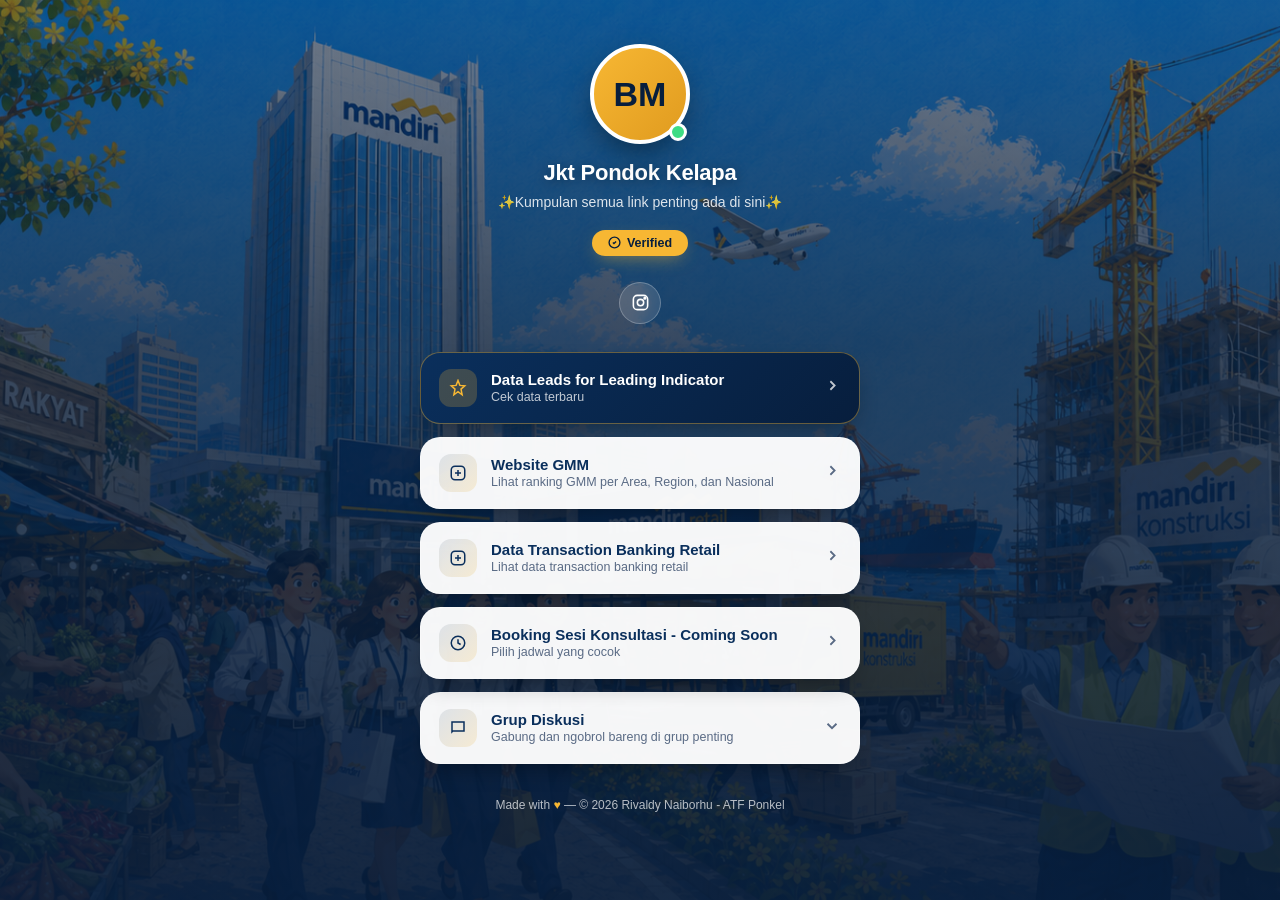
<file: index.html>
<!DOCTYPE html>
<html lang="id">
<head>
<meta charset="UTF-8">
<meta name="viewport" content="width=device-width, initial-scale=1.0">
<title>Link Tree Ponkel</title>
<link rel="stylesheet"
href="https://cdnjs.cloudflare.com/ajax/libs/font-awesome/6.7.1/css/all.min.css">
<link rel="icon" type="image/x-icon" href="icon.png">
<style>
  :root{
    --navy:#0A2F5C;
    --navy-deep:#071E3D;
    --gold:#F7B733;
    --gold-deep:#E09B1F;
    --card:#FFFFFF;
    --ink:#0A2F5C;
    --ink-soft:#5A6B85;
  }

  *{box-sizing:border-box;}

  html,body{margin:0;padding:0;min-height:100%;}

  body{
    font-family: 'Poppins', -apple-system, BlinkMacSystemFont, "Segoe UI", sans-serif;
    min-height:100vh;
    color:var(--ink);
    position:relative;
    display:flex;
    justify-content:center;
    align-items:flex-start;
    padding: 44px 18px 70px;
  }

  .bg{
    position:fixed;
    inset:0;
    z-index:-2;
    background-image:url('bg-mandiri.png');
    background-size:cover;
    background-position:center 30%;
    filter:saturate(1.05);
  }

  .bg-overlay{
    position:fixed;
    inset:0;
    z-index:-1;
    background:
      linear-gradient(180deg, rgba(7,30,61,0.55) 0%, rgba(7,30,61,0.78) 38%, rgba(7,30,61,0.93) 100%);
  }

  .page{
    width:100%;
    max-width:440px;
    display:flex;
    flex-direction:column;
    align-items:center;
  }

  .avatar-wrap{
    position:relative;
    width:100px;
    height:100px;
    margin-bottom:16px;
  }

  .avatar{
    width:100%;
    height:100%;
    border-radius:50%;
    background:linear-gradient(135deg, var(--gold), var(--gold-deep));
    display:flex;
    align-items:center;
    justify-content:center;
    font-size:34px;
    font-weight:700;
    color:var(--navy-deep);
    box-shadow: 0 12px 32px -8px rgba(0,0,0,0.5);
    border:4px solid #fff;
  }

  .status-dot{
    position:absolute;
    bottom:3px;
    right:3px;
    width:18px;
    height:18px;
    border-radius:50%;
    background:#3DDC84;
    border:3px solid #fff;
  }

  h1{
    font-size:22px;
    font-weight:700;
    margin:0 0 6px;
    color:#fff;
    text-align:center;
    letter-spacing:-0.01em;
    text-shadow: 0 2px 12px rgba(0,0,0,0.35);
  }

  .bio{
    font-size:14px;
    color:rgba(255,255,255,0.85);
    text-align:center;
    margin:0 0 16px;
    max-width:320px;
    line-height:1.55;
  }

  .badge{
    display:inline-flex;
    align-items:center;
    gap:6px;
    background:var(--gold);
    border-radius:999px;
    padding:6px 16px;
    font-size:12.5px;
    font-weight:700;
    color:var(--navy-deep);
    box-shadow: 0 6px 18px -6px rgba(247,183,51,0.6);
    margin-bottom:26px;
  }

  .badge svg{width:13px;height:13px;}

  .socials{
    display:flex;
    gap:12px;
    margin-bottom:28px;
  }

  .social-btn{
    width:42px;
    height:42px;
    border-radius:50%;
    background:rgba(255,255,255,0.12);
    backdrop-filter: blur(8px);
    border:1px solid rgba(255,255,255,0.25);
    display:flex;
    align-items:center;
    justify-content:center;
    color:#fff;
    text-decoration:none;
    transition: transform .18s ease, background .18s ease, color .18s ease;
  }

  .social-btn:hover{
    transform: translateY(-3px);
    background:var(--gold);
    color:var(--navy-deep);
  }

  .social-btn svg{width:19px;height:19px;}

  .links{
    width:100%;
    display:flex;
    flex-direction:column;
    gap:13px;
  }

  .link-card{
    position:relative;
    width:100%;
    background:rgba(255,255,255,0.96);
    border-radius:20px;
    padding:16px 18px;
    display:flex;
    align-items:center;
    gap:14px;
    text-decoration:none;
    color:var(--ink);
    box-shadow: 0 10px 26px -10px rgba(0,0,0,0.45);
    border:1px solid rgba(255,255,255,0.3);
    transition: transform .18s ease, box-shadow .18s ease, background .18s ease;
    overflow:hidden;
  }

  .link-card::before{
    content:"";
    position:absolute;
    left:0;top:0;bottom:0;
    width:4px;
    background:var(--gold);
    opacity:0;
    transition:opacity .18s ease;
  }

  .link-card:hover{
    transform: translateY(-3px) scale(1.01);
    box-shadow: 0 16px 34px -12px rgba(0,0,0,0.55);
  }

  .link-card:hover::before{opacity:1;}

  .link-icon{
    flex-shrink:0;
    width:38px;
    height:38px;
    border-radius:12px;
    display:flex;
    align-items:center;
    justify-content:center;
    background: linear-gradient(135deg, rgba(10,47,92,0.1), rgba(247,183,51,0.18));
    color:var(--navy);
  }

  .link-icon svg{width:18px;height:18px;}

  .link-text{flex:1;z-index:1;}

  .link-title{font-weight:600;font-size:15px;margin:0;}

  .link-sub{font-size:12.5px;color:var(--ink-soft);margin:2px 0 0;}

  .link-arrow{
    z-index:1;
    color:var(--ink-soft);
    transition: transform .18s ease, color .18s ease;
  }

  .link-card:hover .link-arrow{
    transform: translateX(3px);
    color:var(--gold-deep);
  }

  .link-arrow svg{width:17px;height:17px;}

  .featured{
    background: linear-gradient(135deg, var(--navy), var(--navy-deep));
    color:#fff;
    border:1px solid rgba(247,183,51,0.4);
  }

  .featured .link-sub{color:rgba(255,255,255,0.75);}
  .featured .link-icon{background:rgba(247,183,51,0.22);color:var(--gold);}
  .featured .link-arrow{color:rgba(255,255,255,0.75);}
  .featured:hover .link-arrow{color:var(--gold);}
  .featured::before{background:var(--gold);}

  /* ---- Dropdown link card ---- */
  .dropdown{
    width:100%;
    background:rgba(255,255,255,0.96);
    border-radius:20px;
    box-shadow: 0 10px 26px -10px rgba(0,0,0,0.45);
    border:1px solid rgba(255,255,255,0.3);
    overflow:hidden;
  }

  .dropdown-trigger{
    all:unset;
    box-sizing:border-box;
    width:100%;
    padding:16px 18px;
    display:flex;
    align-items:center;
    gap:14px;
    cursor:pointer;
    color:var(--ink);
  }

  .dropdown-trigger .link-icon{
    flex-shrink:0;
    width:38px;
    height:38px;
    border-radius:12px;
    display:flex;
    align-items:center;
    justify-content:center;
    background: linear-gradient(135deg, rgba(10,47,92,0.1), rgba(247,183,51,0.18));
    color:var(--navy);
  }

  .dropdown-trigger .link-icon svg{width:18px;height:18px;}

  .dropdown-trigger .link-text{flex:1;}

  .dropdown-chevron{
    color:var(--ink-soft);
    transition: transform .25s ease, color .2s ease;
    flex-shrink:0;
  }

  .dropdown-chevron svg{width:18px;height:18px;}

  .dropdown.open .dropdown-chevron{
    transform: rotate(180deg);
    color:var(--gold-deep);
  }

  .dropdown-panel{
    max-height:0;
    overflow:hidden;
    transition: max-height .32s ease;
  }

  .dropdown.open .dropdown-panel{
    max-height:400px;
  }

  .dropdown-inner{
    padding:2px 12px 12px;
    display:flex;
    flex-direction:column;
    gap:8px;
    border-top:1px solid rgba(10,47,92,0.08);
    margin-top:2px;
    padding-top:10px;
  }

  .dropdown-item{
    display:flex;
    align-items:center;
    gap:11px;
    text-decoration:none;
    color:var(--ink);
    padding:10px 10px;
    border-radius:13px;
    transition: background .16s ease, transform .16s ease;
  }

  .dropdown-item:hover{
    background: rgba(10,47,92,0.06);
    transform: translateX(2px);
  }

  .dropdown-item .dot{
    width:7px;
    height:7px;
    border-radius:50%;
    background:var(--gold);
    flex-shrink:0;
  }

  .dropdown-item span{
    font-size:14px;
    font-weight:500;
  }

  footer{
    margin-top:34px;
    font-size:12px;
    color:rgba(255,255,255,0.7);
    text-align:center;
  }

  footer span{color:var(--gold);}

  @media (max-width:380px){
    body{padding:32px 12px 50px;}
    h1{font-size:20px;}
    .link-card{padding:14px 15px;border-radius:18px;}
  }
</style>
</head>
<body>

<div class="bg"></div>
<div class="bg-overlay"></div>

<div class="page">

  <div class="avatar-wrap">
    <div class="avatar">BM</div>
    <div class="status-dot"></div>
  </div>

  <h1>Jkt Pondok Kelapa</h1>
  <p class="bio">✨Kumpulan semua link penting ada di sini✨</p>

  <div class="badge">
    <svg viewBox="0 0 24 24" fill="none" stroke="currentColor" stroke-width="2.5"><path d="M9 12l2 2 4-4"/><circle cx="12" cy="12" r="10"/></svg>
    Verified
  </div>

  <div class="socials">
    <a href="https://instagram.com/lifeatponkel/" class="social-btn" aria-label="Instagram">
      <svg viewBox="0 0 24 24" fill="none" stroke="currentColor" stroke-width="2"><rect x="3" y="3" width="18" height="18" rx="5"/><circle cx="12" cy="12" r="4"/><circle cx="17.5" cy="6.5" r="1"/></svg>
    </a>
    <!-- <a href="#" class="social-btn" aria-label="TikTok">
      <svg viewBox="0 0 24 24" fill="currentColor"><path d="M16.6 5.82s.51.5 0 0A4.278 4.278 0 0 1 15.54 3h-3.09v12.4a2.592 2.592 0 0 1-2.59 2.5c-1.42 0-2.6-1.16-2.6-2.6 0-1.72 1.66-3.01 3.37-2.48V9.66c-3.45-.46-6.47 2.22-6.47 5.64 0 3.33 2.76 5.7 5.69 5.7 3.14 0 5.69-2.55 5.69-5.7V9.01a7.35 7.35 0 0 0 4.3 1.38V7.3s-1.88.09-3.24-1.48z"/></svg>
    </a>
    <a href="#" class="social-btn" aria-label="YouTube">
      <svg viewBox="0 0 24 24" fill="currentColor"><path d="M23 12s0-3.6-.46-5.32a2.9 2.9 0 0 0-2-2C18.88 4.2 12 4.2 12 4.2s-6.88 0-8.54.48a2.9 2.9 0 0 0-2 2C1 8.4 1 12 1 12s0 3.6.46 5.32a2.9 2.9 0 0 0 2 2c1.66.48 8.54.48 8.54.48s6.88 0 8.54-.48a2.9 2.9 0 0 0 2-2C23 15.6 23 12 23 12z"/><polygon points="9.75,15.5 9.75,8.5 15.5,12" fill="#0A2F5C"/></svg>
    </a>
    <a href="#" class="social-btn" aria-label="Twitter/X">
      <svg viewBox="0 0 24 24" fill="currentColor"><path d="M18.9 3H22l-7.2 8.23L23.3 21h-6.6l-5.17-6.76L5.6 21H2.5l7.7-8.8L1.8 3h6.76l4.67 6.18L18.9 3zm-1.16 16.2h1.83L7.35 4.7H5.4l12.34 14.5z"/></svg>
    </a> -->
  </div>

  <div class="links">

    <a href="../leading/index.php" class="link-card featured">
      <div class="link-icon">
        <svg viewBox="0 0 24 24" fill="none" stroke="currentColor" stroke-width="2"><path d="M12 2l2.5 6.5L21 9l-5 4.5L17.5 21 12 17l-5.5 4L8 13.5 3 9l6.5-.5z"/></svg>
      </div>
      <div class="link-text">
        <p class="link-title">Data Leads for Leading Indicator</p>
        <p class="link-sub">Cek data terbaru</p>
      </div>
      <div class="link-arrow">
        <svg viewBox="0 0 24 24" fill="none" stroke="currentColor" stroke-width="2.5"><path d="M9 6l6 6-6 6"/></svg>
      </div>
    </a>

    <a href="../gmm/index.html" class="link-card">
      <div class="link-icon">
        <svg viewBox="0 0 24 24" fill="none" stroke="currentColor" stroke-width="2"><rect x="3" y="3" width="18" height="18" rx="5"/><path d="M8 12h8M12 8v8"/></svg>
      </div>
      <div class="link-text">
        <p class="link-title">Website GMM</p>
        <p class="link-sub">Lihat ranking GMM per Area, Region, dan Nasional</p>
      </div>
      <div class="link-arrow">
        <svg viewBox="0 0 24 24" fill="none" stroke="currentColor" stroke-width="2.5"><path d="M9 6l6 6-6 6"/></svg>
      </div>
    </a>

    <a href="https://bit.ly/166QrisAkuiusisiLivinMerchant" class="link-card">
      <div class="link-icon">
        <svg viewBox="0 0 24 24" fill="none" stroke="currentColor" stroke-width="2"><rect x="3" y="3" width="18" height="18" rx="5"/><path d="M8 12h8M12 8v8"/></svg>
      </div>
      <div class="link-text">
        <p class="link-title">Data Transaction Banking Retail</p>
        <p class="link-sub">Lihat data transaction banking retail</p>
      </div>
      <div class="link-arrow">
        <svg viewBox="0 0 24 24" fill="none" stroke="currentColor" stroke-width="2.5"><path d="M9 6l6 6-6 6"/></svg>
      </div>
    </a>

    <!-- <div class="dropdown" id="dropdown-lainnya">
      <button class="dropdown-trigger" onclick="toggleDropdown('dropdown-lainnya')">
          <div class="link-icon">
        <svg viewBox="0 0 24 24" fill="none" stroke="currentColor" stroke-width="2"><path d="M3 8l9 6 9-6"/><rect x="3" y="5" width="18" height="14" rx="2"/></svg>
      </div>
        <div class="link-text">
          <p class="link-title">Kontak dan Kolaborasi</p>
          <p class="link-sub">Chat Whatsapp untuk kerja sama</p>
        </div>
        <div class="dropdown-chevron">
          <svg viewBox="0 0 24 24" fill="none" stroke="currentColor" stroke-width="2.5"><path d="M6 9l6 6 6-6"/></svg>
        </div>
      </button>
      <div class="dropdown-panel">
        <div class="dropdown-inner">
          <a href="#" class="dropdown-item"><span class="dot"></span><span>Rivaldy Naiborhu - Officer Retail Funding & Solution</span></a>
          <a href="#" class="dropdown-item"><span class="dot"></span><span>Leocadia Prima - Business Development Representative</span></a>
          <a href="#" class="dropdown-item"><span class="dot"></span><span>Machael Utomo - Officer Transaction Banking Retail</span></a>
          <a href="#" class="dropdown-item"><span class="dot"></span><span>Arisandi Pratama - PLK Transaction Banking Retail</span></a>
          <a href="#" class="dropdown-item"><span class="dot"></span><span>Tantri Larasati - Officer Wholesale Funding Transaction</span></a>
          <a href="#" class="dropdown-item"><span class="dot"></span><span>Digit Priyambodo - Officer Wholesale Funding Transaction</span></a>
        
      </div>
    </div> -->

    <a href="#" class="link-card">
      <div class="link-icon">
        <svg viewBox="0 0 24 24" fill="none" stroke="currentColor" stroke-width="2"><circle cx="12" cy="12" r="9"/><path d="M12 7v5l3.5 2"/></svg>
      </div>
      <div class="link-text">
        <p class="link-title">Booking Sesi Konsultasi - Coming Soon</p>
        <p class="link-sub">Pilih jadwal yang cocok</p>
      </div>
      <div class="link-arrow">
        <svg viewBox="0 0 24 24" fill="none" stroke="currentColor" stroke-width="2.5"><path d="M9 6l6 6-6 6"/></svg>
      </div>
    </a>

    <!-- <div class="dropdown" id="dropdown-lainnya">
      <button class="dropdown-trigger" onclick="toggleDropdown('dropdown-lainnya')">
        <div class="link-icon">
          <svg viewBox="0 0 24 24" fill="none" stroke="currentColor" stroke-width="2"><circle cx="5" cy="12" r="1.5"/><circle cx="12" cy="12" r="1.5"/><circle cx="19" cy="12" r="1.5"/></svg>
        </div>
        <div class="link-text">
          <p class="link-title">Link Lainnya</p>
          <p class="link-sub">Lihat semua tautan tambahan</p>
        </div>
        <div class="dropdown-chevron">
          <svg viewBox="0 0 24 24" fill="none" stroke="currentColor" stroke-width="2.5"><path d="M6 9l6 6 6-6"/></svg>
        </div>
      </button>
      <div class="dropdown-panel">
        <div class="dropdown-inner">
          <a href="#" class="dropdown-item"><span class="dot"></span><span>Katalog Layanan Lengkap</span></a>
          <a href="#" class="dropdown-item"><span class="dot"></span><span>Panduan & FAQ</span></a>
          <a href="#" class="dropdown-item"><span class="dot"></span><span>Testimoni Klien</span></a>
          <a href="#" class="dropdown-item"><span class="dot"></span><span>Newsletter</span></a>
        </div>
      </div>
    </div> -->

    <div class="dropdown" id="dropdown-lainnya">
      <button class="dropdown-trigger" onclick="toggleDropdown('dropdown-lainnya')">
         <div class="link-icon">
        <svg viewBox="0 0 24 24" fill="none" stroke="currentColor" stroke-width="2"><path d="M4 4h16v12H5.17L4 17.17V4z"/></svg>
      </div>
        <div class="link-text">
          <p class="link-title">Grup Diskusi</p>
          <p class="link-sub">Gabung dan ngobrol bareng di grup penting</p>
        </div>
        <div class="dropdown-chevron">
          <svg viewBox="0 0 24 24" fill="none" stroke="currentColor" stroke-width="2.5"><path d="M6 9l6 6 6-6"/></svg>
        </div>
      </button>
      <div class="dropdown-panel">
        <div class="dropdown-inner">
          <a href="#" class="dropdown-item"><span class="dot"></span><span>BM SM and Team Area Cabang - All Officer & PLK (exc Kriya)</span></a>
          <a href="#" class="dropdown-item"><span class="dot"></span><span>Credit Card PALAPa - Officer & Sales Berkewenangan</span></a>
          <a href="#" class="dropdown-item"><span class="dot"></span><span>Consumer Loan Area Ponkel - Officer & Pegawai Berwenang</span></a>
          <a href="#" class="dropdown-item"><span class="dot"></span><span>Pelaporan Supervisor - All Officer & PLK (exc Kriya)</span></a>
          <a href="#" class="dropdown-item"><span class="dot"></span><span>Kawasan Ponkel - All Officer & PLK (exc Kriya)</span></a>
          <a href="#" class="dropdown-item"><span class="dot"></span><span>BFTM BSTSpv PALAPA - All BFTM/Spv</span></a>
          <a href="#" class="dropdown-item"><span class="dot"></span><span>MTF_Area PONKEL - All BFTM/</span></a>
          <a href="#" class="dropdown-item"><span class="dot"></span><span>Kopra & Bill Reminder - All Pegawai Berkepentingan</span></a>
        </div>
      </div>
    </div>

  </div>

  <footer>Made with <span>♥</span> — © 2026 Rivaldy Naiborhu - ATF Ponkel</footer>

</div>

<script>
  function toggleDropdown(id){
    document.getElementById(id).classList.toggle('open');
  }
</script>
<script async src="https://pagead2.googlesyndication.com/pagead/js/adsbygoogle.js?client=ca-pub-4068556181434693"
     crossorigin="anonymous"></script>

</body>
</html>
</file>
